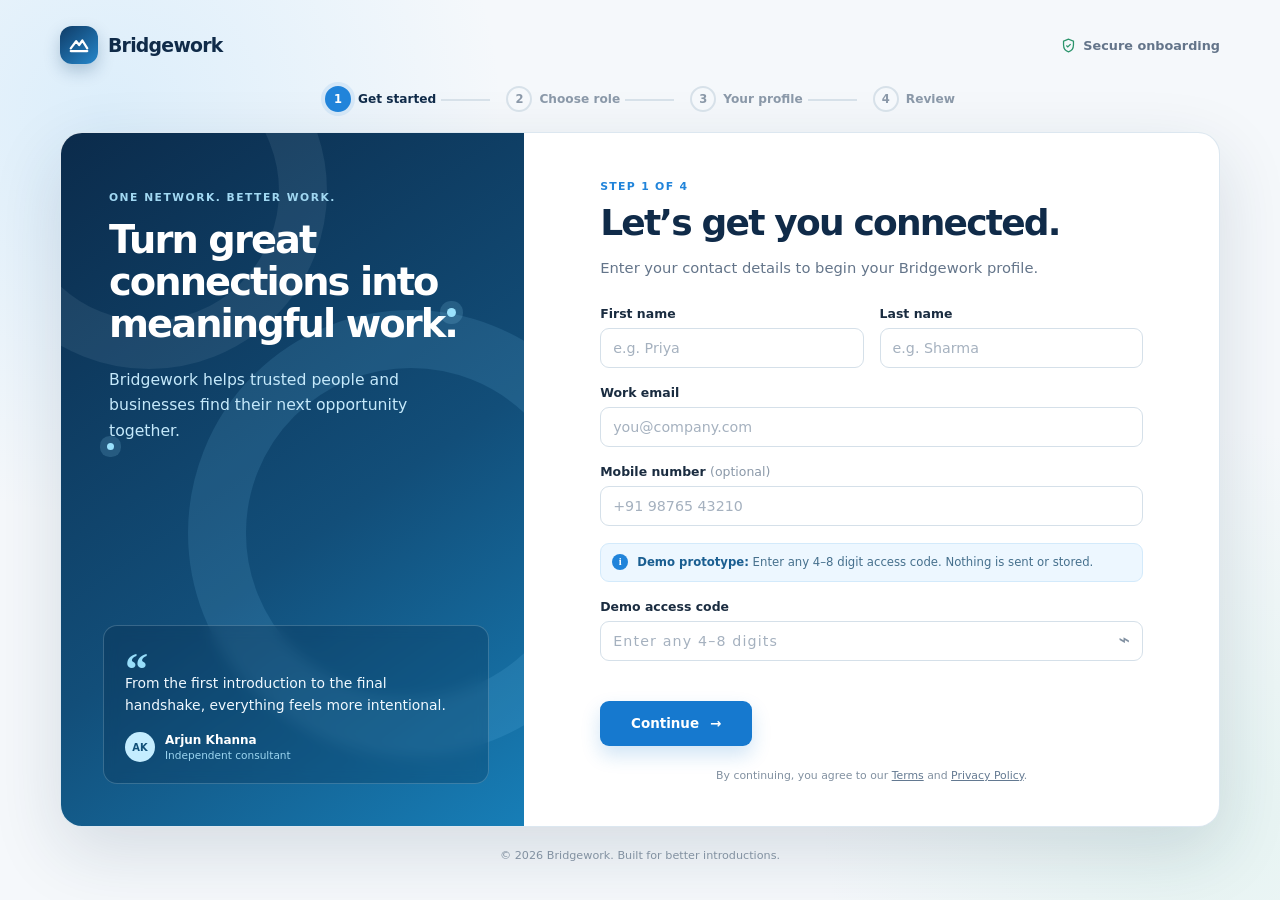
<file: bridgework/HTML/index.html>
<!doctype html>
<html lang="en">
  <head>
    <meta charset="UTF-8" />
    <meta name="viewport" content="width=device-width, initial-scale=1.0" />
    <meta
      name="description"
      content="Bridgework onboarding demo for professionals, businesses, freelancers, and lead generators."
    />
    <title>Bridgework — Build better connections</title>
    <link rel="stylesheet" href="../CSS/loginpage.css" />
    <script src="../JS/loginpage.js" defer></script>
  </head>
  <body>
    <main class="app-shell">
      <header class="topbar">
        <a class="brand" href="#start" aria-label="Bridgework home">
          <span class="brand-mark" aria-hidden="true">
            <svg viewBox="0 0 32 32" fill="none">
              <path d="M5 20.5 12.2 11l4 5 4.3-6L27 20.5" stroke="currentColor" stroke-width="3" stroke-linecap="round" stroke-linejoin="round" />
              <path d="M5 24h22" stroke="currentColor" stroke-width="3" stroke-linecap="round" />
            </svg>
          </span>
          <span>Bridgework</span>
        </a>
        <span class="secure-note">
          <svg viewBox="0 0 24 24" aria-hidden="true"><path d="M12 3 5 6v5c0 4.7 2.9 8.8 7 10 4.1-1.2 7-5.3 7-10V6l-7-3Z" /><path d="m9 12 2 2 4-4" /></svg>
          Secure onboarding
        </span>
      </header>

      <section class="progress-wrap" aria-label="Onboarding progress">
        <ol class="progress-list">
          <li class="progress-step is-active" data-step-indicator="login"><span>1</span>Get started</li>
          <li class="progress-step" data-step-indicator="role"><span>2</span>Choose role</li>
          <li class="progress-step" data-step-indicator="profile"><span>3</span>Your profile</li>
          <li class="progress-step" data-step-indicator="review"><span>4</span>Review</li>
        </ol>
      </section>

      <section class="onboarding-card" id="start">
        <div class="side-panel" aria-hidden="true">
          <p class="kicker">ONE NETWORK. BETTER WORK.</p>
          <h1>Turn great connections into meaningful work.</h1>
          <p>Bridgework helps trusted people and businesses find their next opportunity together.</p>
          <div class="quote-card">
            <div class="quote-mark">“</div>
            <p>From the first introduction to the final handshake, everything feels more intentional.</p>
            <div class="quote-person">
              <span class="avatar">AK</span>
              <span><strong>Arjun Khanna</strong><small>Independent consultant</small></span>
            </div>
          </div>
          <div class="dot dot-one"></div>
          <div class="dot dot-two"></div>
        </div>

        <div class="content-panel">
          <!-- Screen 1: contact entry -->
          <section class="screen is-visible" data-screen="login" aria-labelledby="login-title">
            <span class="step-label">STEP 1 OF 4</span>
            <h2 id="login-title">Let’s get you connected.</h2>
            <p class="screen-intro">Enter your contact details to begin your Bridgework profile.</p>

            <form id="login-form" novalidate>
              <div class="field-grid two-columns">
                <label class="field">
                  <span>First name</span>
                  <input id="first-name" name="firstName" type="text" autocomplete="given-name" placeholder="e.g. Priya" required />
                </label>
                <label class="field">
                  <span>Last name</span>
                  <input id="last-name" name="lastName" type="text" autocomplete="family-name" placeholder="e.g. Sharma" required />
                </label>
              </div>
              <label class="field">
                <span>Work email</span>
                <input id="email" name="email" type="email" autocomplete="email" placeholder="you@company.com" required />
              </label>
              <label class="field">
                <span>Mobile number <em>(optional)</em></span>
                <input id="phone" name="phone" type="tel" autocomplete="tel" placeholder="+91 98765 43210" />
              </label>

              <aside class="demo-code" aria-label="Demo access code information">
                <span class="demo-icon" aria-hidden="true">i</span>
                <p><strong>Demo prototype:</strong> Enter any 4–8 digit access code. Nothing is sent or stored.</p>
              </aside>
              <label class="field">
                <span>Demo access code</span>
                <div class="code-field">
                  <input id="access-code" name="accessCode" inputmode="numeric" autocomplete="one-time-code" maxlength="8" pattern="[0-9]{4,8}" placeholder="Enter any 4–8 digits" required />
                  <span class="code-lock" aria-hidden="true">⌁</span>
                </div>
              </label>
              <p class="form-error" id="login-error" role="alert"></p>
              <button class="button button-primary" type="submit">Continue <span aria-hidden="true">→</span></button>
            </form>
            <p class="legal-copy">By continuing, you agree to our <a href="#terms">Terms</a> and <a href="#privacy">Privacy Policy</a>.</p>
          </section>

          <!-- Screen 2: role selection -->
          <section class="screen" data-screen="role" aria-labelledby="role-title" hidden>
            <span class="step-label">STEP 2 OF 4</span>
            <h2 id="role-title">How will you use Bridgework?</h2>
            <p class="screen-intro">Choose the option that best describes how you want to connect. You can update this later.</p>
            <form id="role-form" novalidate>
              <fieldset class="role-options">
                <legend class="sr-only">Choose your role</legend>
                <label class="role-card">
                  <input type="radio" name="role" value="Professional" />
                  <span class="role-icon blue" aria-hidden="true">✦</span>
                  <span class="role-text"><strong>Professional</strong><small>Find trusted opportunities and grow your network.</small></span>
                  <span class="radio-dot" aria-hidden="true"></span>
                </label>
                <label class="role-card">
                  <input type="radio" name="role" value="Business Owner" />
                  <span class="role-icon green" aria-hidden="true">⌂</span>
                  <span class="role-text"><strong>Business Owner</strong><small>Meet vetted people who can move your business forward.</small></span>
                  <span class="radio-dot" aria-hidden="true"></span>
                </label>
                <label class="role-card">
                  <input type="radio" name="role" value="Freelancer" />
                  <span class="role-icon purple" aria-hidden="true">⌘</span>
                  <span class="role-text"><strong>Freelancer</strong><small>Showcase your skills and work with ideal clients.</small></span>
                  <span class="radio-dot" aria-hidden="true"></span>
                </label>
                <label class="role-card">
                  <input type="radio" name="role" value="Lead Generator" />
                  <span class="role-icon orange" aria-hidden="true">↗</span>
                  <span class="role-text"><strong>Lead Generator</strong><small>Make valuable introductions and earn through impact.</small></span>
                  <span class="radio-dot" aria-hidden="true"></span>
                </label>
              </fieldset>
              <p class="form-error" id="role-error" role="alert"></p>
              <div class="button-row">
                <button class="button button-secondary" type="button" data-back="login">Back</button>
                <button class="button button-primary" type="submit">Continue <span aria-hidden="true">→</span></button>
              </div>
            </form>
          </section>

          <!-- Screen 3: dynamic profile -->
          <section class="screen" data-screen="profile" aria-labelledby="profile-title" hidden>
            <span class="step-label">STEP 3 OF 4</span>
            <h2 id="profile-title">Make your profile useful.</h2>
            <p class="screen-intro" id="profile-intro">Share a few details so the right people can find you.</p>
            <form id="profile-form" novalidate>
              <div id="dynamic-profile-fields"></div>
              <label class="field">
                <span>Location</span>
                <input id="location" name="location" type="text" autocomplete="address-level2" placeholder="e.g. Bengaluru, India" required />
              </label>
              <label class="field">
                <span>What are you looking for?</span>
                <textarea id="looking-for" name="lookingFor" rows="3" maxlength="280" placeholder="Tell us about the connections or opportunities that would help most." required></textarea>
                <small class="field-hint"><span id="character-count">0</span>/280 characters</small>
              </label>
              <p class="form-error" id="profile-error" role="alert"></p>
              <div class="button-row">
                <button class="button button-secondary" type="button" data-back="role">Back</button>
                <button class="button button-primary" type="submit">Review profile <span aria-hidden="true">→</span></button>
              </div>
            </form>
          </section>

          <!-- Screen 4: review -->
          <section class="screen" data-screen="review" aria-labelledby="review-title" hidden>
            <span class="step-label">STEP 4 OF 4</span>
            <h2 id="review-title">Ready to make the right moves?</h2>
            <p class="screen-intro">Here is the profile you’ll use to start connecting.</p>
            <div class="profile-preview">
              <div class="preview-head">
                <span class="profile-avatar" id="profile-initials">PS</span>
                <div><h3 id="review-name">Your name</h3><p id="review-role">Your role</p></div>
                <button class="edit-link" type="button" data-back="profile">Edit</button>
              </div>
              <dl class="review-list" id="review-list"></dl>
            </div>
            <label class="check-label">
              <input id="consent" type="checkbox" />
              <span>I agree to use Bridgework respectfully and make genuine connections.</span>
            </label>
            <p class="form-error" id="review-error" role="alert"></p>
            <div class="button-row">
              <button class="button button-secondary" type="button" data-back="profile">Back</button>
              <button class="button button-primary" id="finish-button" type="button">Create my profile <span aria-hidden="true">→</span></button>
            </div>
          </section>

          <!-- Success screen -->
          <section class="screen success-screen" data-screen="success" aria-labelledby="success-title" hidden>
            <div class="success-symbol" aria-hidden="true">✓</div>
            <span class="step-label">YOU’RE ALL SET</span>
            <h2 id="success-title">Welcome to Bridgework, <span id="success-name">there</span>.</h2>
            <p class="screen-intro">Your demo profile is ready. Start by completing your profile or exploring relevant connections.</p>
            <div class="success-actions">
              <button class="button button-primary" type="button" id="explore-button">Explore connections <span aria-hidden="true">→</span></button>
              <button class="text-button" type="button" id="restart-button">Restart demo</button>
            </div>
          </section>
        </div>
      </section>

      <footer class="page-footer">© <span id="current-year"></span> Bridgework. Built for better introductions.</footer>
    </main>
  </body>
</html>
</file>
<file: bridgework/CSS/loginpage.css>
:root {
  --navy: #102b49;
  --navy-deep: #0b2038;
  --blue: #2184da;
  --blue-soft: #edf7ff;
  --green: #178363;
  --green-soft: #e9f8f1;
  --purple: #7652ba;
  --purple-soft: #f2eeff;
  --orange: #e77821;
  --orange-soft: #fff3e8;
  --ink: #1a2c40;
  --muted: #64758a;
  --line: #dbe4ed;
  --background: #f5f8fb;
  --card: #ffffff;
  --danger: #bd3342;
  --shadow: 0 24px 70px rgba(22, 49, 77, 0.14);
}

* { box-sizing: border-box; }

html { background: var(--background); }

body {
  min-width: 320px;
  min-height: 100vh;
  margin: 0;
  color: var(--ink);
  background:
    radial-gradient(circle at 8% 13%, rgba(144, 207, 250, 0.25), transparent 25rem),
    radial-gradient(circle at 94% 90%, rgba(165, 224, 203, 0.2), transparent 24rem),
    var(--background);
  font-family: Inter, ui-sans-serif, system-ui, -apple-system, BlinkMacSystemFont, "Segoe UI", sans-serif;
}

button, input, textarea { font: inherit; }
button { cursor: pointer; }
a { color: var(--blue); }

.app-shell { width: min(1160px, calc(100% - 40px)); margin: 0 auto; padding: 26px 0 34px; }

.topbar { display: flex; align-items: center; justify-content: space-between; gap: 20px; margin-bottom: 22px; }
.brand { display: inline-flex; align-items: center; gap: 10px; color: var(--navy); font-size: 1.18rem; font-weight: 800; letter-spacing: -0.04em; text-decoration: none; }
.brand-mark { display: grid; width: 38px; height: 38px; place-items: center; color: #fff; border-radius: 12px; background: linear-gradient(140deg, #0f3c67, #2687cb); box-shadow: 0 7px 16px rgba(20, 68, 110, 0.25); }
.brand-mark svg { width: 24px; height: 24px; }
.secure-note { display: inline-flex; align-items: center; gap: 6px; color: var(--muted); font-size: 0.8rem; font-weight: 650; }
.secure-note svg { width: 17px; height: 17px; fill: none; stroke: #2b946b; stroke-width: 1.8; }

.progress-wrap { width: min(630px, 100%); margin: 0 auto 20px; }
.progress-list { display: flex; justify-content: space-between; gap: 8px; padding: 0; margin: 0; list-style: none; counter-reset: steps; }
.progress-step { position: relative; display: flex; align-items: center; gap: 7px; color: #8a98a8; font-size: 0.76rem; font-weight: 700; white-space: nowrap; }
.progress-step:not(:last-child)::after { position: absolute; top: 13px; left: calc(100% + 5px); width: 49px; height: 2px; content: ""; background: #d7e1e9; }
.progress-step span { display: grid; width: 26px; height: 26px; place-items: center; border: 2px solid #d7e1e9; border-radius: 50%; background: var(--background); font-size: 0.72rem; }
.progress-step.is-active, .progress-step.is-complete { color: var(--navy); }
.progress-step.is-active span { border-color: var(--blue); color: #fff; background: var(--blue); box-shadow: 0 0 0 4px rgba(33, 132, 218, 0.1); }
.progress-step.is-complete span { border-color: #63b899; color: #fff; background: #63b899; }
.progress-step.is-complete:not(:last-child)::after { background: #63b899; }

.onboarding-card { display: grid; grid-template-columns: 40% 60%; min-height: 650px; overflow: hidden; border: 1px solid rgba(216, 228, 238, 0.88); border-radius: 22px; background: var(--card); box-shadow: var(--shadow); }
.side-panel { position: relative; overflow: hidden; padding: 58px 48px 42px; color: #eff8ff; background: linear-gradient(145deg, #0b2b4b 0%, #124e79 57%, #177eb7 100%); }
.side-panel::before { position: absolute; right: -110px; bottom: 70px; width: 330px; height: 330px; border: 58px solid rgba(129, 214, 249, 0.12); border-radius: 50%; content: ""; }
.side-panel::after { position: absolute; top: -120px; left: -90px; width: 260px; height: 260px; border: 48px solid rgba(210, 242, 255, 0.08); border-radius: 50%; content: ""; }
.kicker { position: relative; z-index: 1; margin: 0 0 15px; color: #a1d8f2; font-size: 0.67rem; font-weight: 800; letter-spacing: 0.14em; }
.side-panel h1 { position: relative; z-index: 1; max-width: 380px; margin: 0; color: #fff; font-size: clamp(2rem, 3vw, 2.75rem); line-height: 1.09; letter-spacing: -0.05em; }
.side-panel > p:not(.kicker) { position: relative; z-index: 1; max-width: 350px; margin: 22px 0 0; color: #c5e9fb; font-size: 0.98rem; line-height: 1.65; }
.quote-card { position: absolute; z-index: 1; right: 35px; bottom: 42px; left: 42px; padding: 21px; border: 1px solid rgba(205, 240, 255, 0.22); border-radius: 14px; background: rgba(6, 36, 64, 0.24); backdrop-filter: blur(7px); }
.quote-mark { height: 22px; color: #98defa; font: 700 2.9rem Georgia, serif; line-height: 1; }
.quote-card > p { margin: 4px 0 16px; color: #f0f9ff; font-size: 0.87rem; line-height: 1.55; }
.quote-person { display: flex; align-items: center; gap: 10px; }
.avatar { display: grid; width: 30px; height: 30px; place-items: center; border-radius: 50%; color: #115079; background: #c4edff; font-size: 0.62rem; font-weight: 800; }
.quote-person strong, .quote-person small { display: block; }
.quote-person strong { color: #fff; font-size: 0.75rem; }
.quote-person small { margin-top: 2px; color: #9cd5f0; font-size: 0.66rem; }
.dot { position: absolute; z-index: 1; border-radius: 50%; background: #9ae1fc; box-shadow: 0 0 0 7px rgba(154, 225, 252, 0.16); }
.dot-one { top: 175px; right: 68px; width: 9px; height: 9px; }
.dot-two { top: 310px; left: 46px; width: 7px; height: 7px; }

.content-panel { display: flex; align-items: center; padding: 42px clamp(30px, 6vw, 76px); }
.screen { width: 100%; animation: enter 0.3s ease both; }
.screen[hidden] { display: none; }
.step-label { display: inline-block; margin-bottom: 10px; color: var(--blue); font-size: 0.68rem; font-weight: 800; letter-spacing: 0.12em; }
.screen h2 { max-width: 530px; margin: 0; color: var(--navy); font-size: clamp(1.75rem, 3vw, 2.25rem); line-height: 1.13; letter-spacing: -0.05em; }
.screen-intro { max-width: 510px; margin: 12px 0 27px; color: var(--muted); font-size: 0.92rem; line-height: 1.58; }
.field-grid { display: grid; gap: 16px; }
.two-columns { grid-template-columns: repeat(2, 1fr); }
.field { display: block; margin-bottom: 17px; color: var(--ink); font-size: 0.78rem; font-weight: 740; }
.field > span { display: block; margin: 0 0 7px; }
.field em { color: #8a98a8; font-style: normal; font-weight: 500; }
.field input, .field textarea, .field select { width: 100%; border: 1px solid #d5e0e9; border-radius: 9px; outline: 0; color: var(--ink); background: #fff; padding: 11px 12px; font-size: 0.89rem; font-weight: 500; transition: border-color .18s, box-shadow .18s; }
.field textarea { min-height: 86px; resize: vertical; line-height: 1.45; }
.field input::placeholder, .field textarea::placeholder { color: #a5b1bf; }
.field input:focus, .field textarea:focus, .field select:focus { border-color: var(--blue); box-shadow: 0 0 0 4px rgba(33, 132, 218, 0.12); }
.field-hint { display: block; margin-top: 5px; color: #8190a1; font-size: 0.68rem; font-weight: 500; text-align: right; }
.code-field { position: relative; }
.code-field input { padding-right: 38px; letter-spacing: .08em; }
.code-lock { position: absolute; top: 9px; right: 13px; color: #8190a1; font-size: 1.2rem; line-height: 1; }
.demo-code { display: flex; gap: 9px; align-items: flex-start; margin: 4px 0 17px; padding: 10px 11px; border: 1px solid #d3eafb; border-radius: 9px; color: #46708d; background: var(--blue-soft); }
.demo-code p { margin: 0; font-size: 0.73rem; line-height: 1.45; }
.demo-icon { display: grid; flex: 0 0 auto; width: 16px; height: 16px; place-items: center; border-radius: 50%; color: #fff; background: var(--blue); font-size: 0.65rem; font-weight: 800; font-family: Georgia, serif; }
.demo-code strong { color: #1a5e91; }
.form-error { min-height: 18px; margin: -5px 0 10px; color: var(--danger); font-size: 0.74rem; font-weight: 650; }

.button-row { display: flex; gap: 12px; justify-content: space-between; margin-top: 23px; }
.button { display: inline-flex; align-items: center; justify-content: center; gap: 11px; min-height: 45px; border: 1px solid transparent; border-radius: 9px; padding: 0 19px; font-size: 0.84rem; font-weight: 780; transition: transform .18s, background .18s, box-shadow .18s; }
.button:hover { transform: translateY(-1px); }
.button:focus-visible, .text-button:focus-visible, .edit-link:focus-visible, .role-card:has(input:focus-visible) { outline: 3px solid rgba(33, 132, 218, .3); outline-offset: 2px; }
.button-primary { min-width: 152px; margin-left: auto; color: #fff; background: #1679cf; box-shadow: 0 9px 19px rgba(22, 121, 207, 0.2); }
.button-primary:hover { background: #0f6dbd; box-shadow: 0 12px 22px rgba(22, 121, 207, 0.27); }
.button-secondary { color: #52677c; border-color: #d6e0e9; background: #fff; }
.button-secondary:hover { background: #f7fafc; }
.legal-copy { margin: 22px 0 0; color: #8190a0; font-size: 0.68rem; line-height: 1.5; text-align: center; }
.legal-copy a { color: #637991; }

.role-options { display: grid; gap: 10px; padding: 0; margin: 0; border: 0; }
.role-card { display: grid; grid-template-columns: 42px 1fr 20px; gap: 12px; align-items: center; min-height: 72px; padding: 12px 14px; border: 1px solid #dce5ed; border-radius: 11px; background: #fff; cursor: pointer; transition: border-color .18s, background .18s, transform .18s, box-shadow .18s; }
.role-card:hover { border-color: #a8cde9; transform: translateY(-1px); box-shadow: 0 5px 14px rgba(22, 60, 91, .06); }
.role-card:has(input:checked) { border-color: var(--blue); background: #f5fbff; box-shadow: 0 0 0 3px rgba(33, 132, 218, .09); }
.role-card input { position: absolute; opacity: 0; pointer-events: none; }
.role-icon { display: grid; width: 38px; height: 38px; place-items: center; border-radius: 10px; font-size: 1.2rem; font-weight: 800; }
.role-icon.blue { color: var(--blue); background: var(--blue-soft); }
.role-icon.green { color: var(--green); background: var(--green-soft); }
.role-icon.purple { color: var(--purple); background: var(--purple-soft); }
.role-icon.orange { color: var(--orange); background: var(--orange-soft); }
.role-text strong, .role-text small { display: block; }
.role-text strong { color: var(--navy); font-size: 0.86rem; }
.role-text small { margin-top: 3px; color: #75869a; font-size: 0.72rem; font-weight: 500; line-height: 1.35; }
.radio-dot { width: 18px; height: 18px; border: 2px solid #cbd7e1; border-radius: 50%; }
.role-card:has(input:checked) .radio-dot { border: 5px solid var(--blue); }

.profile-preview { overflow: hidden; margin-bottom: 18px; border: 1px solid #dce6ef; border-radius: 12px; background: #fbfdff; }
.preview-head { display: flex; align-items: center; gap: 12px; padding: 17px; border-bottom: 1px solid #e1e9f0; background: #fff; }
.profile-avatar { display: grid; flex: 0 0 auto; width: 42px; height: 42px; place-items: center; border-radius: 13px; color: #fff; background: linear-gradient(135deg, #1867a5, #4ca4db); font-size: .8rem; font-weight: 800; }
.preview-head h3 { margin: 0; color: var(--navy); font-size: .94rem; }
.preview-head p { margin: 3px 0 0; color: #697d91; font-size: .72rem; }
.edit-link { margin-left: auto; border: 0; color: var(--blue); background: transparent; font-size: .76rem; font-weight: 800; }
.review-list { display: grid; grid-template-columns: minmax(85px, 120px) 1fr; gap: 0; margin: 0; font-size: .78rem; }
.review-list dt, .review-list dd { margin: 0; padding: 11px 16px; border-bottom: 1px solid #e8eef3; }
.review-list dt { color: #718398; font-weight: 750; }
.review-list dd { color: #263b50; line-height: 1.4; }
.review-list dt:last-of-type, .review-list dd:last-child { border-bottom: 0; }
.check-label { display: flex; gap: 10px; align-items: flex-start; color: #617589; font-size: .75rem; line-height: 1.45; cursor: pointer; }
.check-label input { width: 16px; height: 16px; margin: 0; accent-color: var(--blue); }

.success-screen { text-align: center; }
.success-screen .screen-intro { margin-right: auto; margin-left: auto; }
.success-symbol { display: grid; width: 65px; height: 65px; place-items: center; margin: 0 auto 17px; border: 7px solid #dff6eb; border-radius: 50%; color: #fff; background: #35a878; box-shadow: 0 10px 25px rgba(53, 168, 120, .22); font-size: 1.7rem; font-weight: 850; }
.success-actions { display: grid; gap: 15px; justify-items: center; margin-top: 25px; }
.success-actions .button { margin: 0; }
.text-button { border: 0; color: #64788d; background: transparent; font-size: .78rem; font-weight: 700; text-decoration: underline; text-underline-offset: 3px; }
.page-footer { margin-top: 22px; color: #8291a1; font-size: .7rem; text-align: center; }
.sr-only { position: absolute; width: 1px; height: 1px; padding: 0; margin: -1px; overflow: hidden; clip: rect(0, 0, 0, 0); white-space: nowrap; border: 0; }

@keyframes enter { from { opacity: 0; transform: translateY(8px); } to { opacity: 1; transform: translateY(0); } }

@media (max-width: 850px) {
  .onboarding-card { grid-template-columns: 1fr; }
  .side-panel { min-height: 265px; padding: 38px 40px; }
  .side-panel h1 { max-width: 470px; font-size: 2rem; }
  .side-panel > p:not(.kicker) { max-width: 500px; margin-top: 13px; }
  .quote-card { display: none; }
  .content-panel { min-height: 570px; padding: 42px clamp(30px, 10vw, 90px); }
}

@media (max-width: 600px) {
  .app-shell { width: min(100% - 24px, 520px); padding-top: 14px; }
  .topbar { margin-bottom: 16px; }
  .brand { font-size: 1.05rem; }
  .brand-mark { width: 34px; height: 34px; border-radius: 10px; }
  .secure-note { font-size: 0; }
  .secure-note svg { width: 20px; height: 20px; }
  .progress-wrap { margin-bottom: 13px; padding: 2px 3px; overflow: visible; }
  .progress-list { min-width: 0; gap: 0; }
  .progress-step { flex: 1; justify-content: center; font-size: 0; }
  .progress-step span { position: relative; z-index: 1; width: 27px; height: 27px; font-size: .72rem; background: var(--background); }
  .progress-step.is-active span { background: var(--blue); }
  .progress-step.is-complete span { background: #63b899; }
  .progress-step:not(:last-child)::after { top: 13px; left: calc(50% + 15px); right: calc(-50% + 15px); width: auto; }
  .onboarding-card { border-radius: 16px; }
  .side-panel { min-height: 158px; padding: 25px 24px; }
  .side-panel::before { right: -145px; bottom: -142px; width: 260px; height: 260px; border-width: 42px; }
  .side-panel::after { top: -182px; left: -120px; }
  .kicker { margin-bottom: 8px; font-size: .59rem; }
  .side-panel h1 { max-width: 330px; font-size: 1.55rem; line-height: 1.08; }
  .side-panel > p:not(.kicker) { display: none; }
  .dot-one { top: 72px; right: 34px; }
  .dot-two { top: 120px; left: 22px; }
  .content-panel { min-height: 0; padding: 29px 21px 27px; }
  .step-label { margin-bottom: 7px; font-size: .62rem; }
  .screen h2 { font-size: 1.68rem; line-height: 1.15; }
  .screen-intro { margin: 9px 0 22px; font-size: .84rem; }
  .two-columns { grid-template-columns: 1fr; gap: 0; }
  .field { margin-bottom: 14px; }
  .field input, .field textarea, .field select { min-height: 44px; padding: 10px 11px; }
  .role-card { grid-template-columns: 37px 1fr 18px; gap: 10px; padding: 10px; }
  .role-icon { width: 34px; height: 34px; }
  .role-text small { font-size: .68rem; }
  .button-row { gap: 9px; }
  .button { min-height: 46px; padding: 0 14px; }
  .button-primary { min-width: 144px; }
  .review-list { grid-template-columns: 88px 1fr; }
  .review-list dt, .review-list dd { padding: 10px; }
}

@media (max-width: 380px) {
  .app-shell { width: min(100% - 16px, 520px); }
  .side-panel { padding-right: 20px; padding-left: 20px; }
  .side-panel h1 { font-size: 1.42rem; }
  .content-panel { padding-right: 16px; padding-left: 16px; }
  .screen h2 { font-size: 1.55rem; }
  .button { padding: 0 11px; font-size: .78rem; }
  .button-primary { min-width: 133px; }
  .preview-head { padding: 13px; }
}

@media (prefers-reduced-motion: reduce) {
  *, *::before, *::after { scroll-behavior: auto !important; transition-duration: .01ms !important; animation-duration: .01ms !important; }
}
</file>
